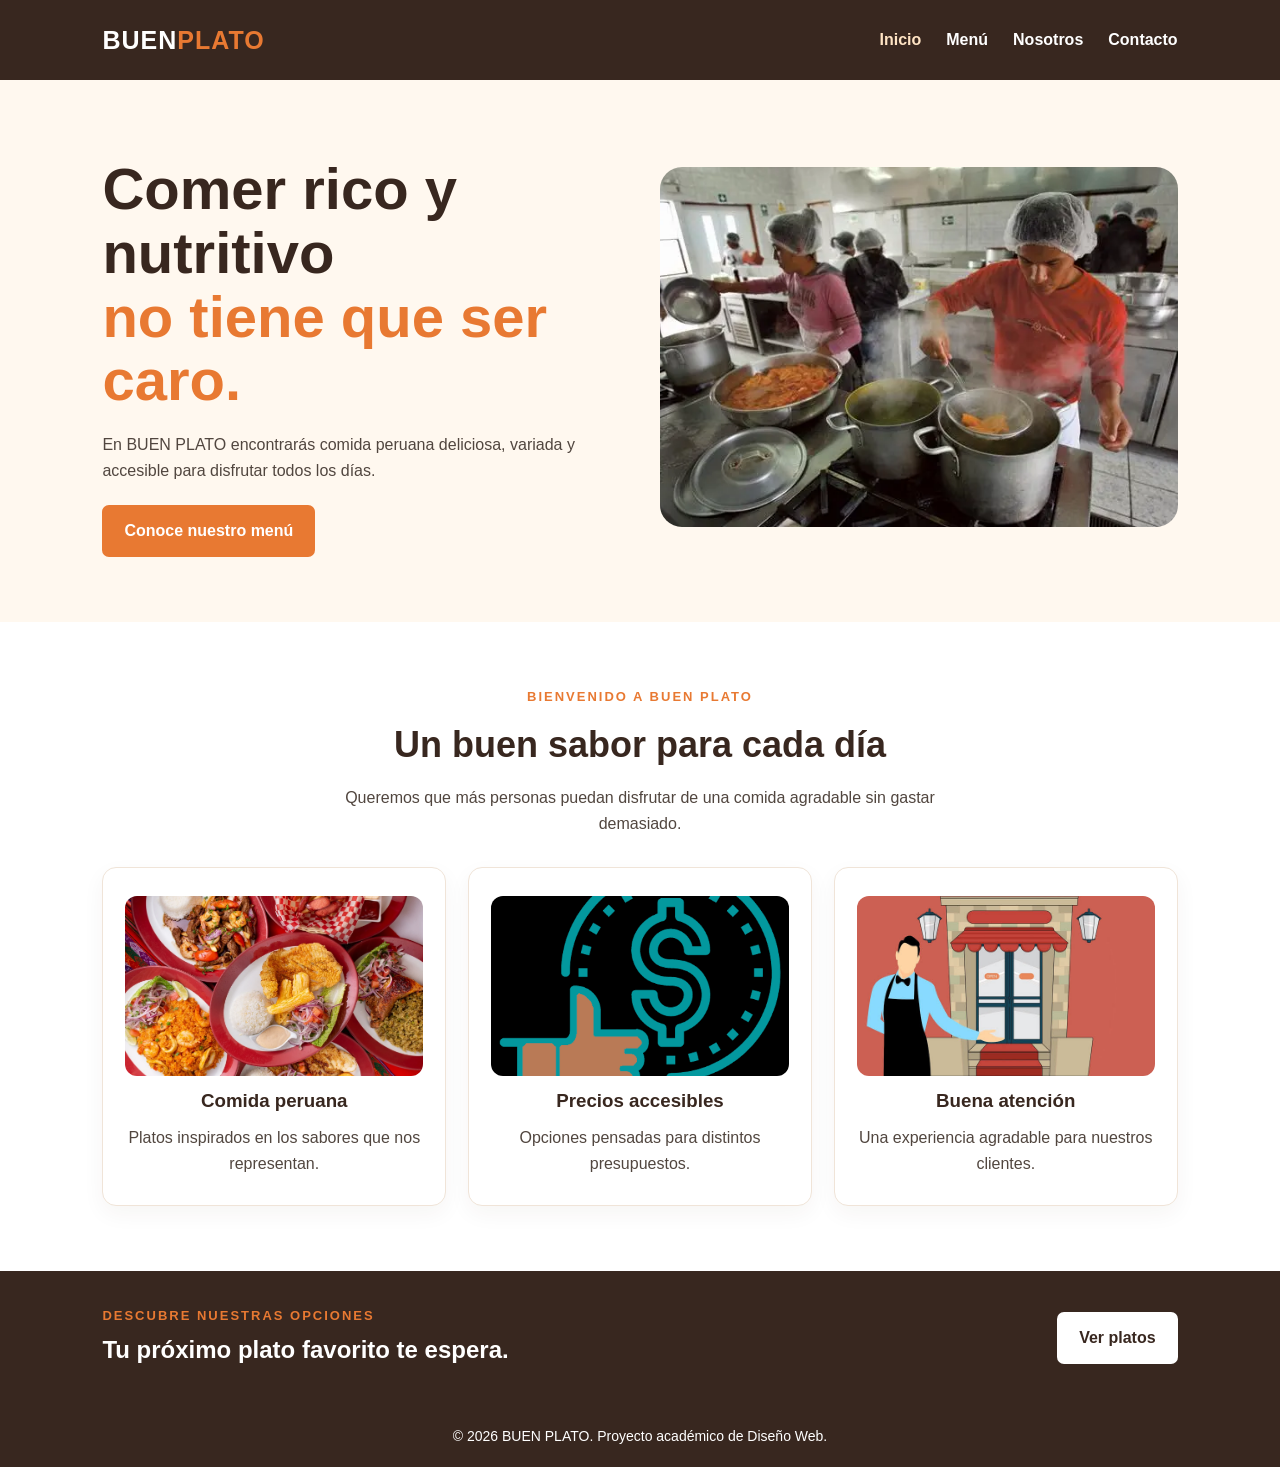
<file: index.html>
<!DOCTYPE html>
<html lang="es">
<head>
  <meta charset="UTF-8">
  <meta name="viewport" content="width=device-width, initial-scale=1.0">
  <meta name="description" content="Buen Plato: comida peruana rica, variada y accesible.">
  <title>BUEN PLATO | Inicio</title>
  <link rel="stylesheet" href="css/estilos.css">
  <script src="js/script.js" defer></script>
</head>
<body>
  <header class="encabezado">
    <a class="logo" href="index.html">BUEN<span>PLATO</span></a>
    <nav class="navegacion">
      <a class="activo" href="index.html">Inicio</a>
      <a href="menu.html">Menú</a>
      <a href="nosotros.html">Nosotros</a>
      <a href="contacto.html">Contacto</a>
    </nav>
  </header>

  <main>
    <section class="portada">
      <div class="portada-contenido">
        <h1>Comer rico y nutritivo<br><span>no tiene que ser caro.</span></h1>
        <p>En BUEN PLATO encontrarás comida peruana deliciosa, variada y accesible para disfrutar todos los días.</p>
        <a class="boton" href="menu.html">Conoce nuestro menú</a>
      </div>
      <div class="portada-imagen">
      <img src="imagenes/Portada.webp" alt="Portada">
      </div>
    </section>

    <section class="seccion centrado">
      <p class="etiqueta">BIENVENIDO A BUEN PLATO</p>
      <h2>Un buen sabor para cada día</h2>
      <p class="texto-intro">Queremos que más personas puedan disfrutar de una comida agradable sin gastar demasiado.</p>
      <div class="tarjetas">

      <article class="tarjeta">
      <div class="icono">
      <img src="imagenes/comida peruana.webp" alt="Comida peruana">
      </div>
      <h3>Comida peruana</h3>
      <p>Platos inspirados en los sabores que nos representan.</p>
      </article>

      <article class="tarjeta">
      <div class="icono">
      <img src="imagenes/precio.png" alt="Precios accesibles">
      </div>
      <h3>Precios accesibles</h3>
      <p>Opciones pensadas para distintos presupuestos.</p>
      </article>

      <article class="tarjeta">
      <div class="icono">
      <img src="imagenes/atencion.jpg" alt="Buena atención al cliente">
      </div>
      <h3>Buena atención</h3>
      <p>Una experiencia agradable para nuestros clientes.</p>
      </article>

      </div>
    </section>

    <section class="franja">
      <div>
        <p class="etiqueta">DESCUBRE NUESTRAS OPCIONES</p>
        <h2>Tu próximo plato favorito te espera.</h2>
      </div>
      <a class="boton boton-claro" href="menu.html">Ver platos</a>
    </section>
  </main>

  <footer class="pie">
    <p>© 2026 BUEN PLATO. Proyecto académico de Diseño Web.</p>
  </footer>
</body>
</html>
</file>
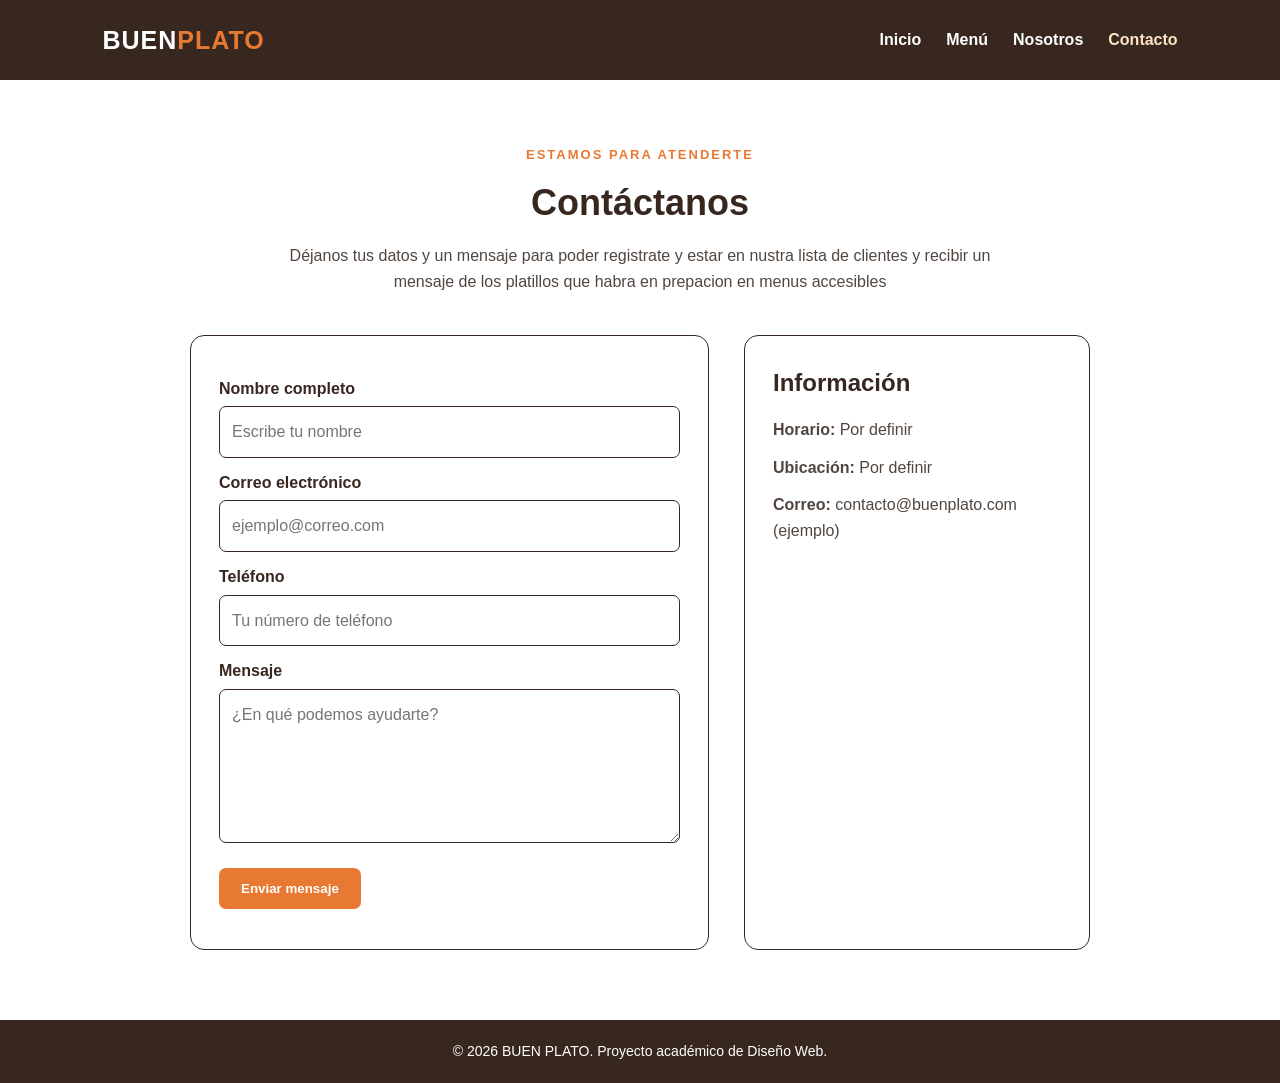
<file: contacto.html>
<!DOCTYPE html>
<html lang="es">
<head>
  <meta charset="UTF-8">
  <meta name="viewport" content="width=device-width, initial-scale=1.0">
  <meta name="description" content="Comunícate con BUEN PLATO.">
  <title>BUEN PLATO | Contacto</title>
  <link rel="stylesheet" href="css/estilos.css">
  <script src="js/script.js" defer></script>
</head>
<body>
  <header class="encabezado">
    <a class="logo" href="index.html">BUEN<span>PLATO</span></a>
    <nav class="navegacion">
      <a href="index.html">Inicio</a><a href="menu.html">Menú</a>
      <a href="nosotros.html">Nosotros</a><a class="activo" href="contacto.html">Contacto</a>
    </nav>
  </header>
  <main class="pagina">
    <section class="titulo-pagina">
      <p class="etiqueta">ESTAMOS PARA ATENDERTE</p>
      <h1>Contáctanos</h1>
      <p>Déjanos tus datos y un mensaje para poder registrate y estar en nustra lista de clientes y recibir un mensaje de los platillos que habra en prepacion en menus accesibles</p>
    </section>
    <section class="formulario-contenedor">
      <form id="formularioContacto" class="formulario">
        <label for="nombre">Nombre completo</label>
        <input type="text" id="nombre" placeholder="Escribe tu nombre">
        <label for="correo">Correo electrónico</label>
        <input type="email" id="correo" placeholder="ejemplo@correo.com">
        <label for="telefono">Teléfono</label>
        <input type="tel" id="telefono" placeholder="Tu número de teléfono">
        <label for="mensaje">Mensaje</label>
        <textarea id="mensaje" rows="5" placeholder="¿En qué podemos ayudarte?"></textarea>
        <button class="boton" type="submit">Enviar mensaje</button>
        <p id="respuestaFormulario" class="respuesta" aria-live="polite"></p>
      </form>
      <aside class="datos-contacto">
        <h2>Información</h2>
        <p><strong>Horario:</strong> Por definir</p>
        <p><strong>Ubicación:</strong> Por definir</p>
        <p><strong>Correo:</strong> contacto@buenplato.com (ejemplo)</p>
      </aside>
    </section>
  </main>
  <footer class="pie"><p>© 2026 BUEN PLATO. Proyecto académico de Diseño Web.</p></footer>
</body>
</html>
</file>
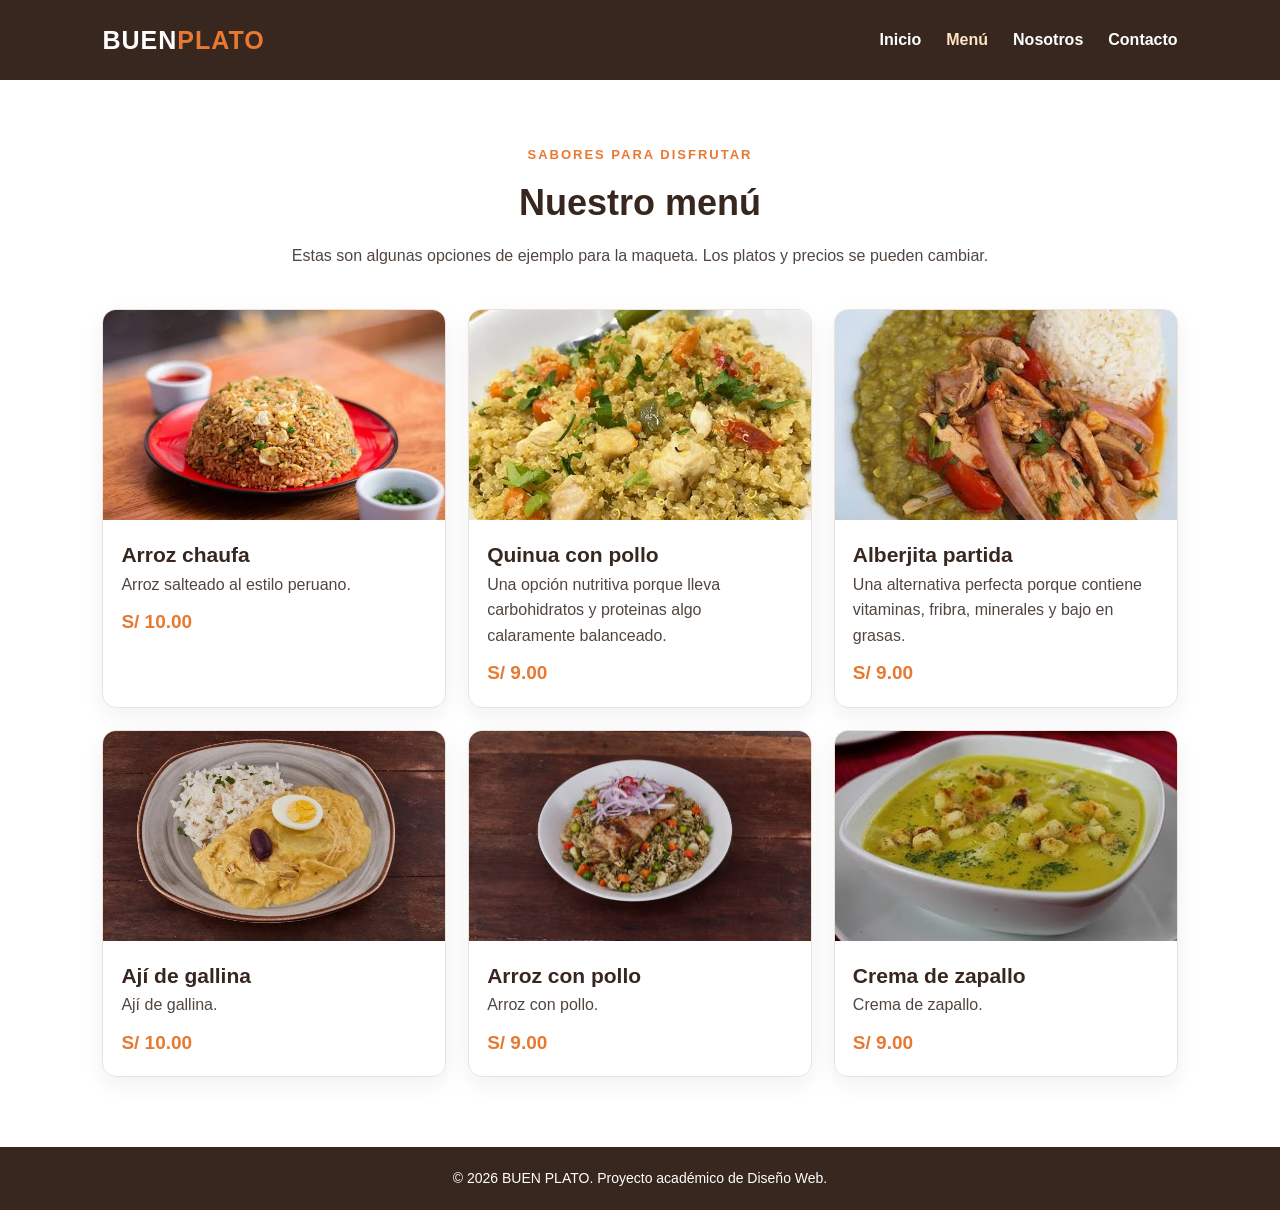
<file: menu.html>
<!DOCTYPE html>
<html lang="es">
<head>
  <meta charset="UTF-8">
  <meta name="viewport" content="width=device-width, initial-scale=1.0">
  <meta name="description" content="Conoce los platos de BUEN PLATO.">
  <title>BUEN PLATO | Menú</title>
  <link rel="stylesheet" href="css/estilos.css">
  <script src="js/script.js" defer></script>
</head>
<body>
  <header class="encabezado">
    <a class="logo" href="index.html">BUEN<span>PLATO</span></a>
    <nav class="navegacion">
      <a href="index.html">Inicio</a><a class="activo" href="menu.html">Menú</a>
      <a href="nosotros.html">Nosotros</a><a href="contacto.html">Contacto</a>
    </nav>
  </header>
  <main class="pagina">
    <section class="titulo-pagina">
      <p class="etiqueta">SABORES PARA DISFRUTAR</p>
      <h1>Nuestro menú</h1>
      <p>Estas son algunas opciones de ejemplo para la maqueta. Los platos y precios se pueden cambiar.</p>
    </section>
    <section class="tarjetas menu-tarjetas">
      <article class="plato">
        <img src="imagenes/Chaufa.jpg" alt="chaufa">
        <div class="plato-info"><h2>Arroz chaufa</h2><p>Arroz salteado al estilo peruano.</p><strong>S/ 10.00</strong></div>
      </article>
      <article class="plato">
      <img src="imagenes/Quinua con pollo.jpg" alt="quinua con pollo">
        <div class="plato-info"><h2>Quinua con pollo</h2><p>Una opción nutritiva porque lleva carbohidratos y proteinas algo calaramente balanceado.</p><strong>S/ 9.00</strong></div>
      </article>
      <article class="plato">
      <img src="imagenes/Alberja partida.jpg" alt="alberja partida">
        <div class="plato-info"><h2>Alberjita partida</h2><p>Una alternativa perfecta porque contiene vitaminas, fribra, minerales y bajo en grasas.</p><strong>S/ 9.00</strong></div>
      </article>
      <article class="plato">
        <img src="imagenes/Aji de gallina.jpg" alt="ají de gallina">
        <div class="plato-info"><h2>Ají de gallina</h2><p>Ají de gallina.</p><strong>S/ 10.00</strong></div>
      </article>
      <article class="plato">
        <img src="imagenes/Arroz con pollo.jpg" alt="arroz con pollo">
        <div class="plato-info"><h2>Arroz con pollo</h2><p>Arroz con pollo.</p><strong>S/ 9.00</strong></div>
      </article>
      <article class="plato">
        <img src="imagenes/Crema de zapallo.jpg" alt="crema de zapallo">
        <div class="plato-info"><h2>Crema de zapallo</h2><p>Crema de zapallo.</p><strong>S/ 9.00</strong></div>
      </article>
    </section>
  </main>
  <footer class="pie"><p>© 2026 BUEN PLATO. Proyecto académico de Diseño Web.</p></footer>
</body>
</html>
</file>
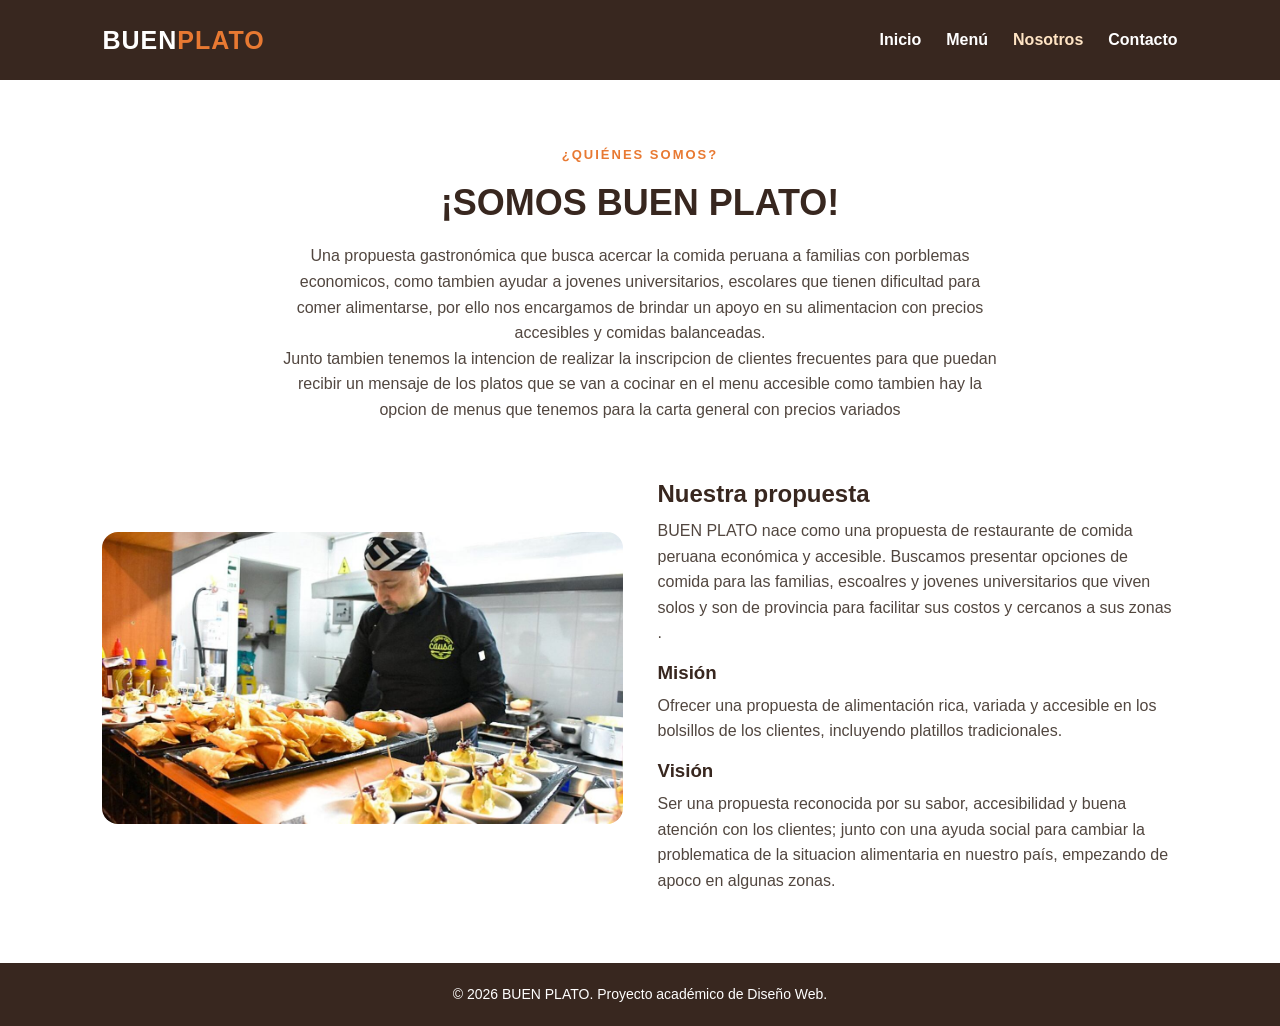
<file: nosotros.html>
<!DOCTYPE html>
<html lang="es">
<head>
  <meta charset="UTF-8">
  <meta name="viewport" content="width=device-width, initial-scale=1.0">
  <meta name="description" content="Conoce la propuesta de BUEN PLATO.">
  <title>BUEN PLATO | Nosotros</title>
  <link rel="stylesheet" href="css/estilos.css">
  <script src="js/script.js" defer></script>
</head>
<body>
  <header class="encabezado">
    <a class="logo" href="index.html">BUEN<span>PLATO</span></a>
    <nav class="navegacion">
      <a href="index.html">Inicio</a><a href="menu.html">Menú</a>
      <a class="activo" href="nosotros.html">Nosotros</a><a href="contacto.html">Contacto</a>
    </nav>
  </header>
  <main class="pagina">
    <section class="titulo-pagina">
      <p class="etiqueta">¿QUIÉNES SOMOS?</p>
      <h1>¡SOMOS BUEN PLATO!</h1>
      <p>Una propuesta gastronómica que busca acercar la comida peruana a familias con porblemas economicos, como tambien ayudar a jovenes universitarios, escolares que tienen dificultad para comer alimentarse, por ello nos encargamos de brindar un apoyo en su alimentacion con precios accesibles y comidas balanceadas.<br>Junto tambien tenemos la intencion de realizar la inscripcion de clientes frecuentes para que puedan recibir un mensaje de los platos que se van a cocinar en el menu accesible como tambien hay la opcion de menus que tenemos para la carta general con precios variados</p>
    </section>
    <section class="bloque-nosotros">
      <img src="imagenes/Buen plato.jpg" alt="Buen plato">
      <div>
        <h2>Nuestra propuesta</h2>
        <p>BUEN PLATO nace como una propuesta de restaurante de comida peruana económica y accesible. Buscamos presentar opciones de comida para las familias, escoalres y jovenes universitarios que viven solos y son de provincia para facilitar sus costos y cercanos a sus zonas .</p>
        <h3>Misión</h3>
        <p>Ofrecer una propuesta de alimentación rica, variada y accesible en los bolsillos de los clientes, incluyendo platillos tradicionales.</p>
        <h3>Visión</h3>
        <p>Ser una propuesta reconocida por su sabor, accesibilidad y buena atención con los clientes; junto con una ayuda social para cambiar la problematica de la situacion alimentaria en nuestro país, empezando de apoco en algunas zonas.</p>
      </div>
    </section>
  </main>
  <footer class="pie"><p>© 2026 BUEN PLATO. Proyecto académico de Diseño Web.</p></footer>
</body>
</html>
</file>
<file: css/estilos.css>
/* Estilos generales */
* {
  box-sizing: border-box;
  margin: 0;
  padding: 0;
}

:root {
  --naranja: #e87932;
  --marron: #38271f;
  --crema: #fff8ef;
  --texto: #51463f;
}

body {
  font-family: Arial, Helvetica, sans-serif;
  color: var(--texto);
  background: #fff;
  line-height: 1.6;
}

a {
  text-decoration: none;
}

/* Encabezado y navegación */
.encabezado {
  display: flex;
  justify-content: space-between;
  align-items: center;
  padding: 20px 8%;
  background: var(--marron);
}

.logo {
  color: #fff;
  font-size: 25px;
  font-weight: 800;
  letter-spacing: 1px;
}

.logo span {
  color: var(--naranja);
}

.navegacion {
  display: flex;
  gap: 25px;
  flex-wrap: wrap;
}

.navegacion a {
  color: #fff;
  font-weight: bold;
}

.navegacion a:hover,
.navegacion a.activo {
  color: #ffe4c4;
}

/* Portada */
.portada {
  display: grid;
  grid-template-columns: 1fr 1fr;
  align-items: center;
  gap: 40px;
  padding: 65px 8%;
  background: var(--crema);
}

.portada-contenido h1 {
  color: var(--marron);
  font-size: clamp(36px, 5vw, 58px);
  line-height: 1.1;
  margin: 12px 0 20px;
}

.portada-contenido h1 span {
  color: var(--naranja);
}

.portada-contenido p {
  max-width: 520px;
  margin-bottom: 22px;
}

.portada-imagen img {
  width: 100%;
  height: 360px;
  object-fit: cover;
  border-radius: 22px;
}

.etiqueta {
  color: var(--naranja);
  font-size: 13px;
  font-weight: bold;
  letter-spacing: 2px;
}

/* Botones y secciones */
.boton {
  display: inline-block;
  border: 0;
  border-radius: 7px;
  padding: 13px 22px;
  background: var(--naranja);
  color: white;
  font-weight: bold;
  cursor: pointer;
  transition: background .3s, transform .3s;
}

.boton:hover {
  background: #c95e20;
  transform: translateY(-2px);
}

.seccion {
  padding: 65px 8%;
}

.centrado {
  text-align: center;
}

h2 {
  color: var(--marron);
}

.seccion h2,
.titulo-pagina h1 {
  font-size: 36px;
  margin: 8px 0 12px;
}

.texto-intro {
  max-width: 620px;
  margin: 0 auto 30px;
}

.tarjetas {
  display: grid;
  grid-template-columns: repeat(3, 1fr);
  gap: 22px;
  margin-top: 30px;
}

.tarjeta {
  padding: 28px 22px;
  border: 1px solid #f0e4d8;
  border-radius: 14px;
  background: white;
  box-shadow: 0 8px 22px #38271f0c;
}

.tarjeta h3 {
  color: var(--marron);
  margin: 10px 0;
}

.icono {
  font-size: 35px;
}

.franja {
  display: flex;
  justify-content: space-between;
  align-items: center;
  gap: 20px;
  padding: 35px 8%;
  background: var(--marron);
  color: white;
}

.franja h2 {
  color: white;
  margin-top: 5px;
}

.boton-claro {
  background: white;
  color: var(--marron);
}

/* Páginas internas */
.pagina {
  min-height: 75vh;
  padding: 50px 8% 70px;
}

.titulo-pagina {
  text-align: center;
  max-width: 720px;
  margin: 15px auto 40px;
}

.titulo-pagina h1 {
  color: var(--marron);
}

.plato {
  overflow: hidden;
  border-radius: 14px;
  border: 1px solid #eee2d8;
  box-shadow: 0 8px 22px #38271f10;
}

.plato img {
  width: 100%;
  height: 210px;
  object-fit: cover;
  display: block;
}

.plato-info {
  padding: 18px;
}

.plato-info h2 {
  font-size: 21px;
}

.plato-info strong {
  display: inline-block;
  color: var(--naranja);
  margin-top: 10px;
  font-size: 19px;
}

.tarjeta .icono img {
  width: 100%;
  height: 180px;
  object-fit: cover;
  border-radius: 12px;
  display: block;
}

.bloque-nosotros {
  display: grid;
  grid-template-columns: 1fr 1fr;
  gap: 35px;
  align-items: center;
}

.bloque-nosotros img {
  width: 100%;
  border-radius: 16px;
}

.bloque-nosotros h2,
.bloque-nosotros h3 {
  margin: 12px 0 5px;
  color: var(--marron);
}

/* Formulario */
.formulario-contenedor {
  display: grid;
  grid-template-columns: 1.5fr 1fr;
  gap: 35px;
  max-width: 900px;
  margin: auto;
}

.formulario,
.datos-contacto {
  padding: 28px;
  border: 1px solid var(--marron);
  border-radius: 14px;
}

.formulario label {
  display: block;
  margin: 12px 0 5px;
  font-weight: bold;
  color: var(--marron);
}

.formulario input,
.formulario textarea {
  width: 100%;
  padding: 12px;
  border: 1px solid var(--marron);
  border-radius: 7px;
  font: inherit;
}

.formulario button {
  margin-top: 18px;
}

.respuesta {
  margin-top: 12px;
  font-weight: bold;
}

.datos-contacto h2 {
  margin-bottom: 15px;
}

.datos-contacto p {
  margin: 12px 0;
}

/* Pie de página */
.pie {
  padding: 20px;
  text-align: center;
  background: var(--marron);
  color: white;
  font-size: 14px;
}

/* Adaptación a celulares y tablets */
@media (max-width: 750px) {
  .encabezado {
    flex-direction: column;
    gap: 15px;
  }

  .navegacion {
    justify-content: center;
    gap: 14px;
  }

  .portada,
  .bloque-nosotros,
  .formulario-contenedor {
    grid-template-columns: 1fr;
  }

  .portada {
    padding-top: 40px;
  }

  .portada-imagen img {
    height: 260px;
  }

  .tarjetas {
    grid-template-columns: 1fr;
  }

  .franja {
    flex-direction: column;
    align-items: flex-start;
  }
}

/* Movimiento sencillo en las imágenes */
.portada-imagen img,
.tarjeta .icono img,
.plato img,
.bloque-nosotros img {
  transition: transform 0.3s ease;
}

.portada-imagen img:hover,
.tarjeta .icono img:hover,
.plato img:hover,
.bloque-nosotros img:hover {
  transform: scale(1.03);
}
</file>
